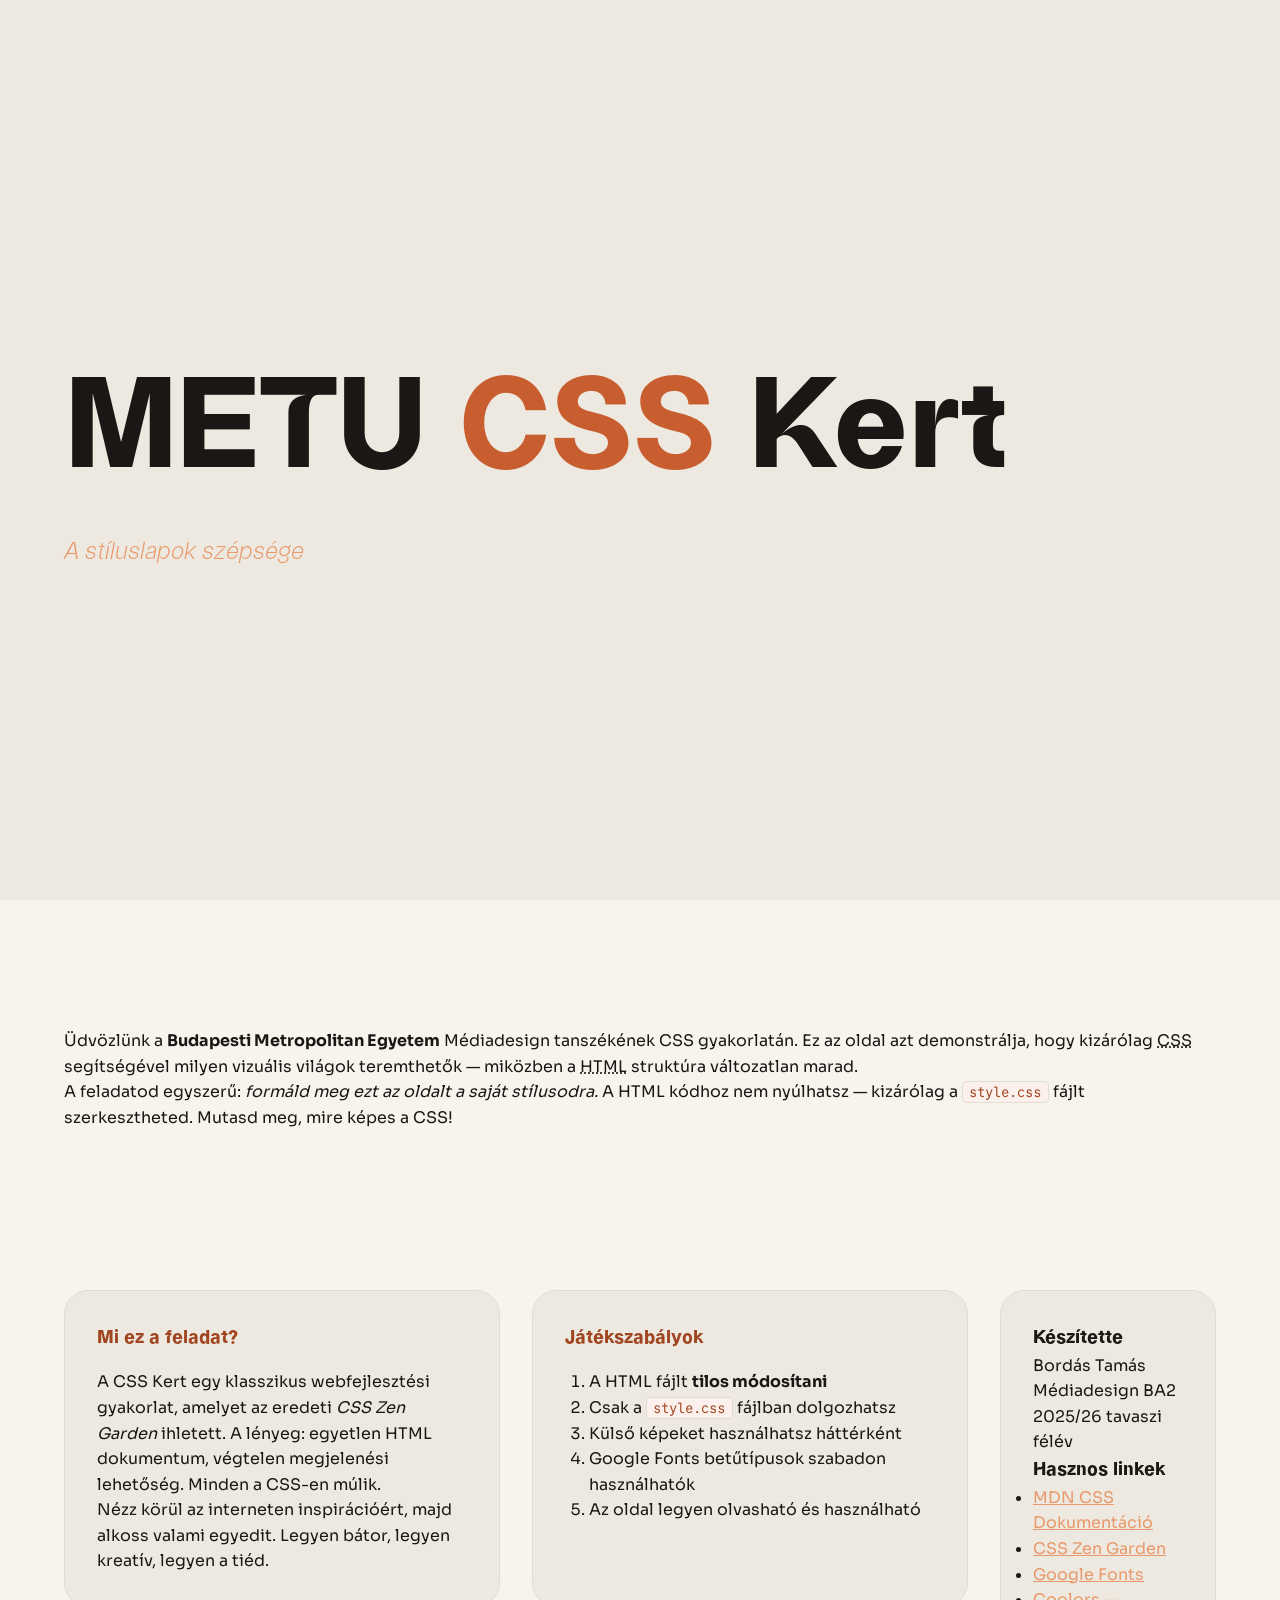
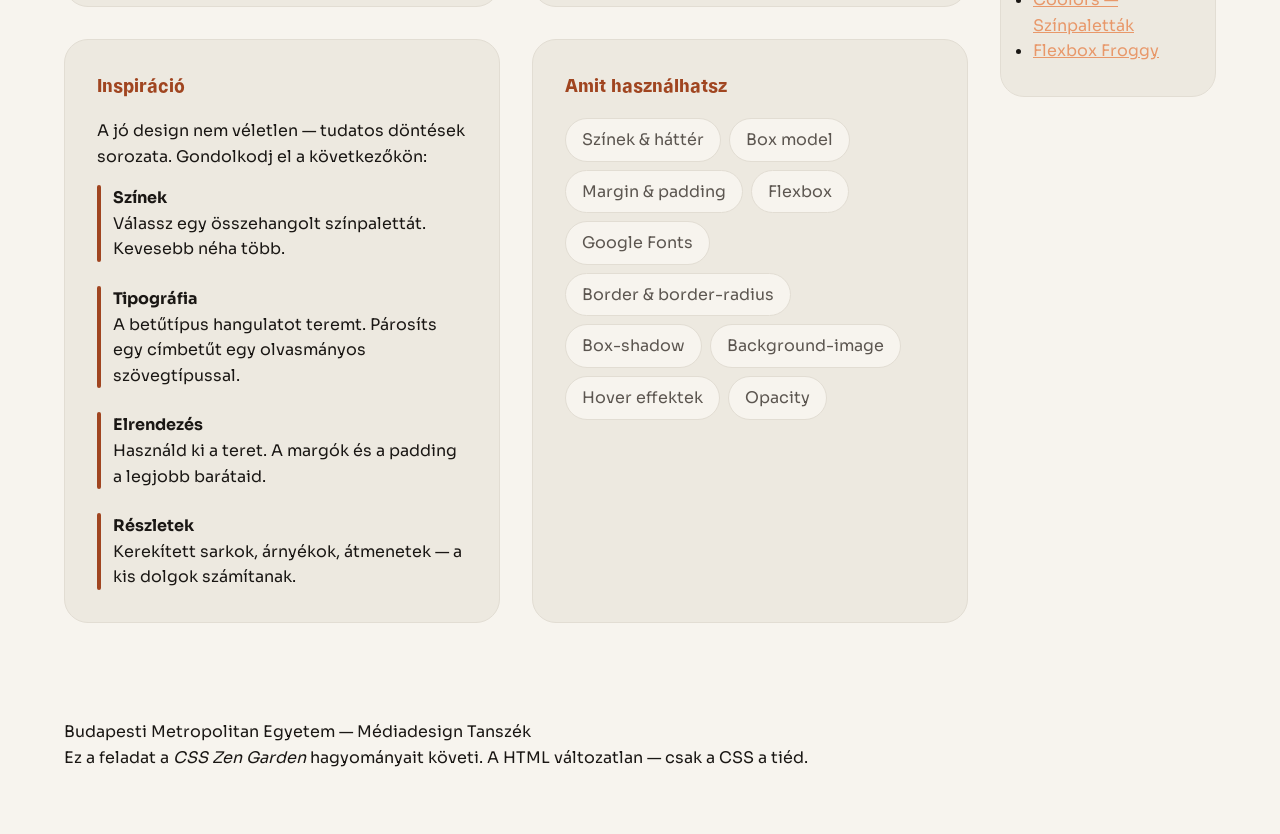
<file: index.html>
<!DOCTYPE html>
<html lang="hu">
<head>
    <meta charset="UTF-8">
    <meta name="viewport" content="width=device-width, initial-scale=1.0">
    <title>METU CSS Kert — A CSS szépsége</title>
    <link rel="stylesheet" href="style.css">
</head>
<body id="metu-css-kert">

    <div class="oldal-keret">

        <!-- FEJLÉC -->
        <header class="fejlec" role="banner">
            <h1 class="fooldal-cim">METU <span class="kiemeles">CSS</span> Kert</h1>
            <h2 class="alcim">A stíluslapok szépsége</h2>
        </header>

        <!-- BEVEZETŐ SZEKCIÓ -->
        <section class="bevezeto" id="intro">
            <div class="bevezeto-szoveg">
                <p>Üdvözlünk a <strong>Budapesti Metropolitan Egyetem</strong> Médiadesign tanszékének CSS gyakorlatán. Ez az oldal azt demonstrálja, hogy kizárólag <abbr title="Cascading Style Sheets">CSS</abbr> segítségével milyen vizuális világok teremthetők — miközben a <abbr title="HyperText Markup Language">HTML</abbr> struktúra változatlan marad.</p>
                <p>A feladatod egyszerű: <em>formáld meg ezt az oldalt a saját stílusodra.</em> A HTML kódhoz nem nyúlhatsz — kizárólag a <code>style.css</code> fájlt szerkesztheted. Mutasd meg, mire képes a CSS!</p>
            </div>
        </section>

        <!-- FŐ TARTALOM -->
        <main class="tartalom" role="main">

            <!-- MI EZ? -->
            <article class="kartya" id="mi-ez">
                <h3 class="kartya-cim">Mi ez a feladat?</h3>
                <p>A CSS Kert egy klasszikus webfejlesztési gyakorlat, amelyet az eredeti <cite>CSS Zen Garden</cite> ihletett. A lényeg: egyetlen HTML dokumentum, végtelen megjelenési lehetőség. Minden a CSS-en múlik.</p>
                <p>Nézz körül az interneten inspirációért, majd alkoss valami egyedit. Legyen bátor, legyen kreatív, legyen a tiéd.</p>
            </article>

            <!-- SZABÁLYOK -->
            <article class="kartya" id="szabalyok">
                <h3 class="kartya-cim">Játékszabályok</h3>
                <ul class="szabaly-lista">
                    <li class="szabaly">A HTML fájlt <strong>tilos módosítani</strong></li>
                    <li class="szabaly">Csak a <code>style.css</code> fájlban dolgozhatsz</li>
                    <li class="szabaly">Külső képeket használhatsz háttérként</li>
                    <li class="szabaly">Google Fonts betűtípusok szabadon használhatók</li>
                    <li class="szabaly">Az oldal legyen olvasható és használható</li>
                </ul>
            </article>

            <!-- INSPIRÁCIÓ -->
            <article class="kartya" id="inspiracio">
                <h3 class="kartya-cim">Inspiráció</h3>
                <p>A jó design nem véletlen — tudatos döntések sorozata. Gondolkodj el a következőkön:</p>
                <div class="inspiracio-racsozat">
                    <div class="inspiracio-elem" id="szinek">
                        <h4>Színek</h4>
                        <p>Válassz egy összehangolt színpalettát. Kevesebb néha több.</p>
                    </div>
                    <div class="inspiracio-elem" id="tipografia">
                        <h4>Tipográfia</h4>
                        <p>A betűtípus hangulatot teremt. Párosíts egy címbetűt egy olvasmányos szövegtípussal.</p>
                    </div>
                    <div class="inspiracio-elem" id="elrendezes">
                        <h4>Elrendezés</h4>
                        <p>Használd ki a teret. A margók és a padding a legjobb barátaid.</p>
                    </div>
                    <div class="inspiracio-elem" id="reszletek">
                        <h4>Részletek</h4>
                        <p>Kerekített sarkok, árnyékok, átmenetek — a kis dolgok számítanak.</p>
                    </div>
                </div>
            </article>

            <!-- TECHNOLÓGIÁK -->
            <article class="kartya" id="technologiak">
                <h3 class="kartya-cim">Amit használhatsz</h3>
                <div class="tech-lista">
                    <span class="tech-badge">Színek &amp; háttér</span>
                    <span class="tech-badge">Box model</span>
                    <span class="tech-badge">Margin &amp; padding</span>
                    <span class="tech-badge">Flexbox</span>
                    <span class="tech-badge">Google Fonts</span>
                    <span class="tech-badge">Border &amp; border-radius</span>
                    <span class="tech-badge">Box-shadow</span>
                    <span class="tech-badge">Background-image</span>
                    <span class="tech-badge">Hover effektek</span>
                    <span class="tech-badge">Opacity</span>
                </div>
            </article>

        </main>

        <!-- OLDALSÁV -->
        <aside class="oldalsav" role="complementary">

            <div class="szerzo-info">
                <h3 class="oldalsav-cim">Készítette</h3>
                <p class="szerzo-nev">Bordás Tamás</p>
                <p class="szerzo-szak">Médiadesign BA2</p>
                <p class="szerzo-ev">2025/26 tavaszi félév</p>
            </div>

            <div class="hasznos-linkek">
                <h3 class="oldalsav-cim">Hasznos linkek</h3>
                <nav role="navigation">
                    <ul class="link-lista">
                        <li><a href="https://developer.mozilla.org/en-US/docs/Web/CSS" class="kulso-link">MDN CSS Dokumentáció</a></li>
                        <li><a href="https://csszengarden.com/" class="kulso-link">CSS Zen Garden</a></li>
                        <li><a href="https://fonts.google.com/" class="kulso-link">Google Fonts</a></li>
                        <li><a href="https://coolors.co/" class="kulso-link">Coolors — Színpaletták</a></li>
                        <li><a href="https://flexboxfroggy.com/" class="kulso-link">Flexbox Froggy</a></li>
                    </ul>
                </nav>
            </div>

        </aside>

        <!-- LÁBLÉC -->
        <footer class="lablec" role="contentinfo">
            <p>Budapesti Metropolitan Egyetem — Médiadesign Tanszék</p>
            <p class="lablec-megjegyzes">Ez a feladat a <cite>CSS Zen Garden</cite> hagyományait követi. A HTML változatlan — csak a CSS a tiéd.</p>
        </footer>

    </div>

</body>
</html>
</file>
<file: style.css>
@import url('https://fonts.googleapis.com/css2?family=Sora:wght@100..800&display=swap');

/* --- ALMARENA NEUE --- */
@font-face {
    font-family: 'AlmarenaNeue';
    src: url('fonts/AlmarenaNeue-Black-iF66afd734a9f0e.otf') format('opentype');
    font-weight: 900;
    font-style: normal;
}
@font-face {
    font-family: 'AlmarenaNeue';
    src: url('fonts/AlmarenaNeue-BlackItalic-iF66afd734af400.otf') format('opentype');
    font-weight: 900;
    font-style: italic;
}
@font-face {
    font-family: 'AlmarenaNeue';
    src: url('fonts/AlmarenaNeue-Bold-iF66afd734b3748.otf') format('opentype');
    font-weight: 700;
    font-style: normal;
}
@font-face {
    font-family: 'AlmarenaNeue';
    src: url('fonts/AlmarenaNeue-BoldItalic-iF66afd734b7c72.otf') format('opentype');
    font-weight: 700;
    font-style: italic;
}

/* --- ALMARENA NEUE DISPLAY --- */
@font-face {
    font-family: 'AlmarenaNeueDisplay';
    src: url('fonts/AlmarenaNeueDisplay-ExtraLight-iF66afd734d4e52.otf') format('opentype');
    font-weight: 200;
    font-style: normal;
}
@font-face {
    font-family: 'AlmarenaNeueDisplay';
    src: url('fonts/AlmarenaNeueDisplay-ExtraLightItalic-iF66afd734d97c6.otf') format('opentype');
    font-weight: 200;
    font-style: italic;
}
@font-face {
    font-family: 'AlmarenaNeueDisplay';
    src: url('fonts/AlmarenaNeueDisplay-Light-iF66afd734ddfb2.otf') format('opentype');
    font-weight: 300;
    font-style: normal;
}
@font-face {
    font-family: 'AlmarenaNeueDisplay';
    src: url('fonts/AlmarenaNeueDisplay-LightItalic-iF66afd734e25ef.otf') format('opentype');
    font-weight: 300;
    font-style: italic;
}
@font-face {
    font-family: 'AlmarenaNeueDisplay';
    src: url('fonts/AlmarenaNeueDisplay-Regular-iF66afd734ef9a2.otf') format('opentype');
    font-weight: 400;
    font-style: normal;
}
@font-face {
    font-family: 'AlmarenaNeueDisplay';
    src: url('fonts/AlmarenaNeueDisplay-RegularItalic-iF66afd734f3c92.otf') format('opentype');
    font-weight: 400;
    font-style: italic;
}
@font-face {
    font-family: 'AlmarenaNeueDisplay';
    src: url('fonts/AlmarenaNeueDisplay-Medium-iF66afd734e6b8e.otf') format('opentype');
    font-weight: 500;
    font-style: normal;
}
@font-face {
    font-family: 'AlmarenaNeueDisplay';
    src: url('fonts/AlmarenaNeueDisplay-MediumItalic-iF66afd734eb28a.otf') format('opentype');
    font-weight: 500;
    font-style: italic;
}
@font-face {
    font-family: 'AlmarenaNeueDisplay';
    src: url('fonts/AlmarenaNeueDisplay-SemiBold-iF66afd73503c4b.otf') format('opentype');
    font-weight: 600;
    font-style: normal;
}
@font-face {
    font-family: 'AlmarenaNeueDisplay';
    src: url('fonts/AlmarenaNeueDisplay-Bold-iF66afd734c41db.otf') format('opentype');
    font-weight: 700;
    font-style: normal;
}
@font-face {
    font-family: 'AlmarenaNeueDisplay';
    src: url('fonts/AlmarenaNeueDisplay-BoldItalic-iF66afd734c857c.otf') format('opentype');
    font-weight: 700;
    font-style: italic;
}
@font-face {
    font-family: 'AlmarenaNeueDisplay';
    src: url('fonts/AlmarenaNeueDisplay-ExtraBold-iF66afd734cc909.otf') format('opentype');
    font-weight: 800;
    font-style: normal;
}
@font-face {
    font-family: 'AlmarenaNeueDisplay';
    src: url('fonts/AlmarenaNeueDisplay-ExtraBoldItalic-iF66afd734d0c1b.otf') format('opentype');
    font-weight: 800;
    font-style: italic;
}
@font-face {
    font-family: 'AlmarenaNeueDisplay';
    src: url('fonts/AlmarenaNeueDisplay-Black-iF66afd734bbfc9.otf') format('opentype');
    font-weight: 900;
    font-style: normal;
}
@font-face {
    font-family: 'AlmarenaNeueDisplay';
    src: url('fonts/AlmarenaNeueDisplay-BlackItalic-iF66afd734bfd63.otf') format('opentype');
    font-weight: 900;
    font-style: italic;
}

/* --- COMMIT MONO --- */
@font-face {
    font-family: 'CommitMono';
    src: url('fonts/commit-mono-latin-200-normal.ttf') format('truetype');
    font-weight: 200;
    font-style: normal;
}
@font-face {
    font-family: 'CommitMono';
    src: url('fonts/commit-mono-latin-200-italic.ttf') format('truetype');
    font-weight: 200;
    font-style: italic;
}
@font-face {
    font-family: 'CommitMono';
    src: url('fonts/commit-mono-latin-300-normal.ttf') format('truetype');
    font-weight: 300;
    font-style: normal;
}
@font-face {
    font-family: 'CommitMono';
    src: url('fonts/commit-mono-latin-300-italic.ttf') format('truetype');
    font-weight: 300;
    font-style: italic;
}
@font-face {
    font-family: 'CommitMono';
    src: url('fonts/commit-mono-latin-400-normal.ttf') format('truetype');
    font-weight: 400;
    font-style: normal;
}
@font-face {
    font-family: 'CommitMono';
    src: url('fonts/commit-mono-latin-400-italic.ttf') format('truetype');
    font-weight: 400;
    font-style: italic;
}
@font-face {
    font-family: 'CommitMono';
    src: url('fonts/commit-mono-latin-500-normal.ttf') format('truetype');
    font-weight: 500;
    font-style: normal;
}
@font-face {
    font-family: 'CommitMono';
    src: url('fonts/commit-mono-latin-500-italic.ttf') format('truetype');
    font-weight: 500;
    font-style: italic;
}
@font-face {
    font-family: 'CommitMono';
    src: url('fonts/commit-mono-latin-600-normal.ttf') format('truetype');
    font-weight: 600;
    font-style: normal;
}
@font-face {
    font-family: 'CommitMono';
    src: url('fonts/commit-mono-latin-600-italic.ttf') format('truetype');
    font-weight: 600;
    font-style: italic;
}
@font-face {
    font-family: 'CommitMono';
    src: url('fonts/commit-mono-latin-700-normal.ttf') format('truetype');
    font-weight: 700;
    font-style: normal;
}
@font-face {
    font-family: 'CommitMono';
    src: url('fonts/commit-mono-latin-700-italic.ttf') format('truetype');
    font-weight: 700;
    font-style: italic;
}

:root {
    /* Fonts */
    --font-title: "AlmarenaNeueDisplay";
    --font-body: "Sora";
    --font-mono: "CommitMono", monospace;

    /* Base surfaces */
    --color-bg-page: #F7F4EE;
    --color-bg-surface: #EDE9E0;
    --color-bg-border: #E2DDD3;

    /* Typography */
    --color-text-primary: #1A1714;
    --color-text-secondary: #5C5650;
    --color-text-muted: #9C9690;

    /* Accent — terracotta */
    --color-accent-tint: #FBF0EB;
    --color-accent-light: #E8986A;
    --color-accent: #C85E2F;
    --color-accent-dark: #A04520;
    --color-accent-deep: #6B2D12;

    /* Number */
    --gap-xs: 4px;
    --gap-s: 8px;
    --gap-m: 16px;
    --gap-l: 32px;
    --gap-xl: 64px;
    --gap-xxl: 128px;

    /* Border */
    --border-xs: 4px;
    --border-s: 8px;
    --border-m: 16px;
    --border-l: 24px;
    --border-xl: 32px;
    --border-xxl: 48px;

}

* {
    margin: 0;
    padding: 0;
    box-sizing: border-box
}

code {
    font-family: var(--font-mono);
    font-weight: 400;
    font-size: 0.875em;
    color: var(--color-accent-dark);
    background-color: var(--color-accent-tint);
    border: 1px solid var(--color-bg-border);
    border-radius: var(--border-xs);
    padding: 0.15em 0.45em;
}

h1, h2, h3 {
    font-family: var(--font-title);
}

body {
    background-color: var(--color-bg-page);
    font-family: var(--font-body);
    color: var(--color-text-primary);
    line-height: 1.6;
    width: 100vw;
}


/* --- OLDAL KERET --- */
.oldal-keret {
    margin: 0;
    padding: 0;
    display: grid;
    grid-template-columns: 1fr 280px;
    column-gap: var(--gap-l);
    grid-template-areas:
        "fejlec   fejlec"
        "bevezeto bevezeto"
        "tartalom oldalsav"
        "lablec   lablec";
}


/* --- FEJLÉC --- */
.fejlec {
    grid-area: fejlec;
    padding: var(--gap-xl);
    width: 100%;
    height: 100vh;
    display: flex;
    flex-direction: column;
    align-items: left;
    justify-content: center;

    background: var(--color-bg-surface);
}

.fooldal-cim {
    font-size: var(--gap-xxl);
}

.kiemeles {
    color: var(--color-accent);
}

.alcim {
    font-weight: 300;
    font-style: italic;
    color: var(--color-accent-light);
}


/* --- BEVEZETŐ --- */
.bevezeto {
    grid-area: bevezeto;
    padding: var(--gap-xxl) var(--gap-xl);
}

.bevezeto-szoveg p {

}

.tartalom {
    grid-area: tartalom;
    display: grid;
    grid-template-columns: repeat(2, 1fr);
    margin: var(--gap-l) 0 var(--gap-l) var(--gap-xl);
    gap: var(--gap-l);
}

/* --- KÁRTYÁK (a fő tartalom elemei) --- */
.kartya {
    padding: var(--gap-l);
    background: var(--color-bg-surface);
    border: solid 1px var(--color-bg-border);
    color: var(--color-text-primary);
    border-radius: var(--border-l);
}

.kartya-cim {
    color: var(--color-accent-dark);
    margin-bottom: var(--gap-m);
}


/* --- SZABÁLYOK LISTA --- */
.szabaly-lista {
    list-style: decimal;
    margin-left: var(--border-l);
}

.szabaly {
    
}


/* --- INSPIRÁCIÓ RÁCS --- */
.inspiracio-racsozat {
    display: flex;
    flex-wrap: wrap;
    gap: var(--border-l);
    margin-top: var(--gap-m);
}

.inspiracio-elem {
    position: relative;
    padding-left: var(--gap-m);
}

.inspiracio-elem::before{
    position: absolute;
    left: 0;
    content: '';
    height: 100%;
    width: var(--gap-xs);
    border-radius: var(--border-s);
    background: var(--color-accent-dark);
}

.inspiracio-elem h4 {
    /* Inspiráció alcímek */
}


/* --- TECHNOLÓGIA BADGE-EK --- */
.tech-lista {
    display: flex;
    flex-wrap: wrap;
    gap: var(--gap-s);
}

.tech-badge {
    padding: var(--gap-s) var(--gap-m);
    background: var(--color-bg-page);
    border: solid 1px var(--color-bg-border);
    color: var(--color-text-secondary);
    border-radius: var(--border-xl);
}

.tech-badge:hover {
    color: var(--color-accent-dark);
    cursor: pointer;
}


/* --- OLDALSÁV --- */
.oldalsav {
    grid-area: oldalsav;
    position: sticky;
    top: var(--gap-l);
    align-self: start;
    padding: var(--gap-l);
    margin: var(--gap-l) var(--gap-xl) var(--gap-l) 0;
    background: var(--color-bg-surface);
    border: 1px solid var(--color-bg-border);
    border-radius: var(--border-l);
}

.oldalsav-cim {
    /* Oldalsáv címek */
}

.szerzo-nev {
    /* Szerző neve — írd át a CSS-ben is ha akarod kiemelni */
}


/* --- LINKEK --- */
.link-lista {
    /* Link lista stílus */
}

.kulso-link {
    color: var(--color-accent-light);
    text-decoration: underline;
}

.kulso-link:hover {
    color: var(--color-accent);
}


/* --- LÁBLÉC --- */
.lablec {
    grid-area: lablec;
    padding: var(--gap-xl);
}

.lablec-megjegyzes {
    /* Kis megjegyzés a láblécben */
}


/* --- EXTRA: Hover effektek, átmenetek ---
   Próbálj ki transition-öket!
   Példa:
   .kartya {
       transition: transform 0.3s ease;
   }
   .kartya:hover {
       transform: scale(1.02);
   }
   ---------------------------------------- */
</file>
